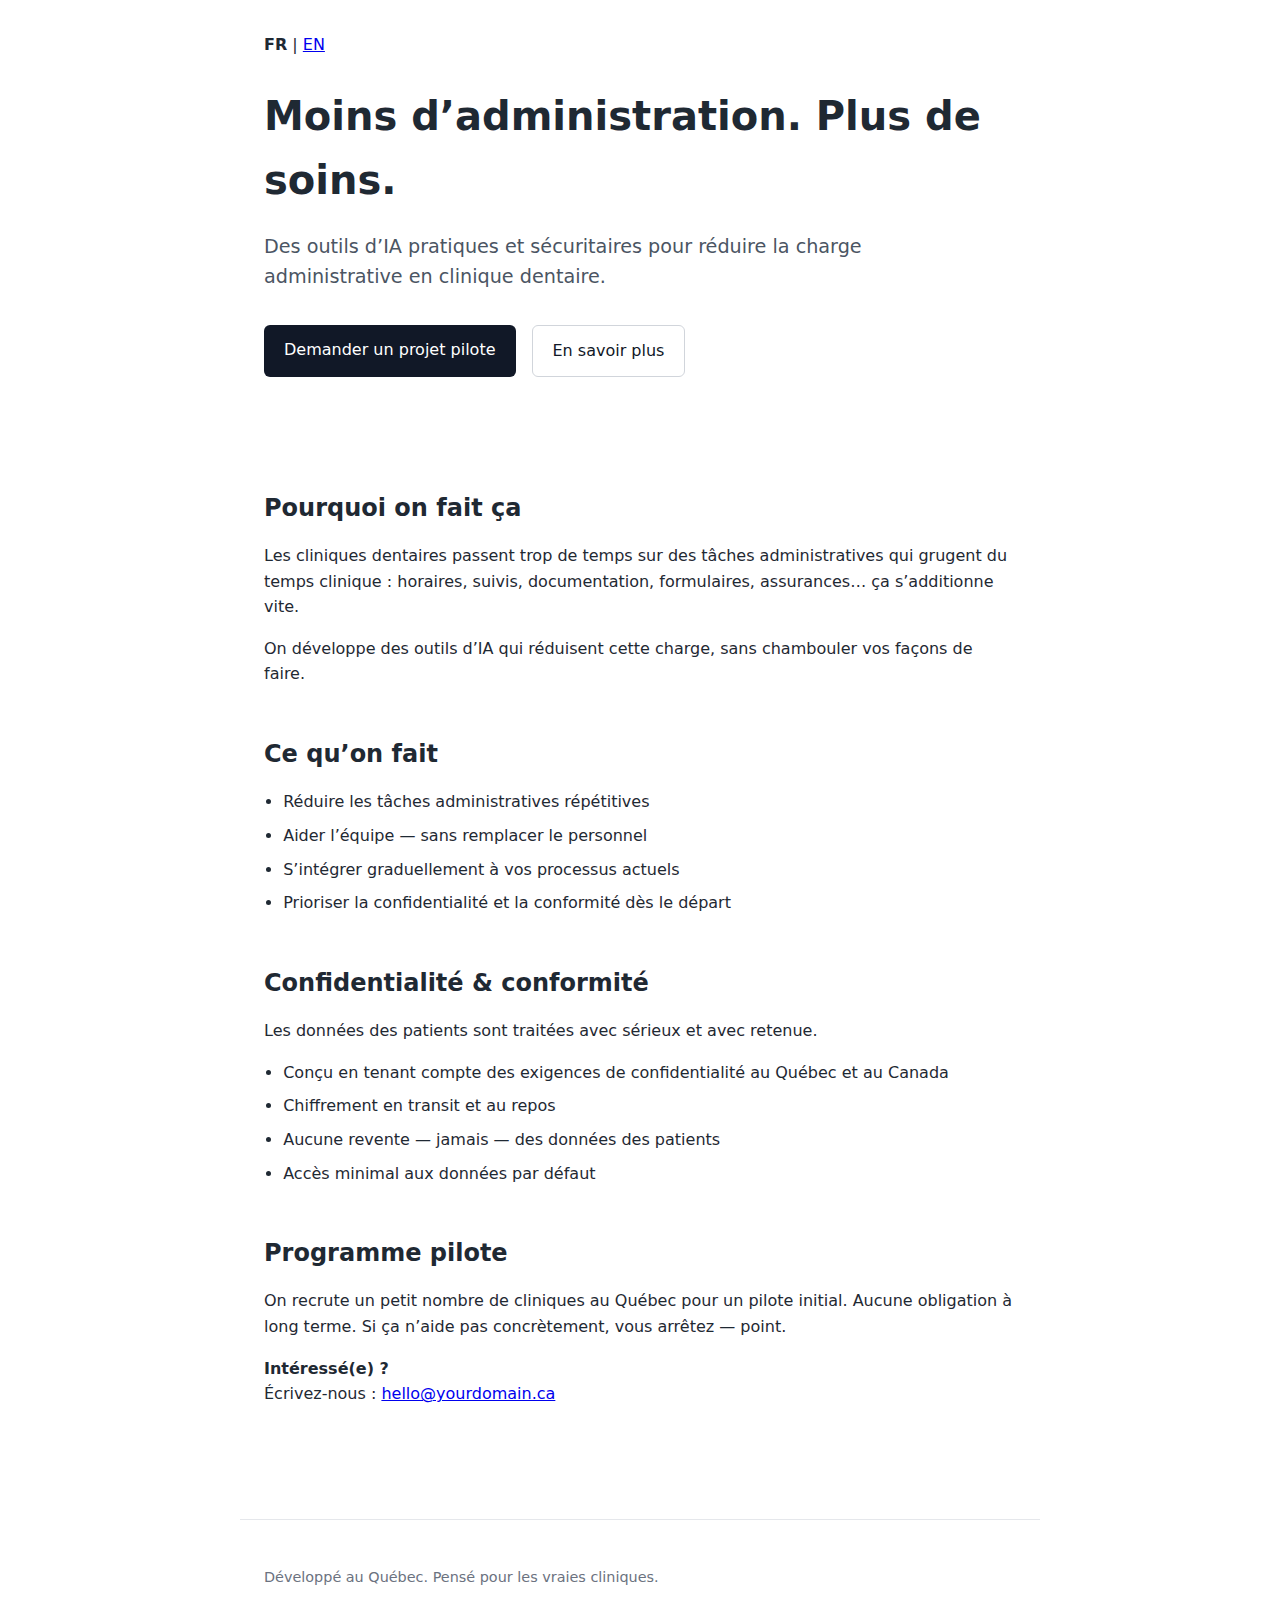
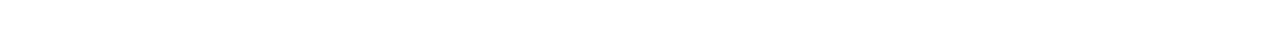
<file: index.html>
<!DOCTYPE html>
<html lang="fr">
<head>
  <meta charset="UTF-8" />
  <meta name="viewport" content="width=device-width, initial-scale=1.0" />
  <title>Dentaire IA – Moins d’administration. Plus de soins.</title>
  <meta name="description" content="Des outils d’IA pratiques et sécuritaires pour réduire la charge administrative des cliniques dentaires. Début au Québec." />
  <link rel="canonical" href="https://mstlaur1.github.io/dental-ai-site/" />
  <link rel="alternate" href="https://mstlaur1.github.io/dental-ai-site/" hreflang="fr-CA" />
  <link rel="alternate" href="https://mstlaur1.github.io/dental-ai-site/en.html" hreflang="en-CA" />
  <link rel="alternate" href="https://mstlaur1.github.io/dental-ai-site/" hreflang="x-default" />
  <link rel="stylesheet" href="styles.css" />
</head>

<body>
  <header class="container">
    <div class="lang-switch">
      <strong>FR</strong> | <a href="en.html">EN</a>
    </div>
    <h1>Moins d’administration. Plus de soins.</h1>
    <p class="subtitle">
      Des outils d’IA pratiques et sécuritaires pour réduire la charge administrative en clinique dentaire.
    </p>
    <div class="cta">
      <a href="#pilote" class="button primary">Demander un projet pilote</a>
      <a href="#apropos" class="button secondary">En savoir plus</a>
    </div>
  </header>

  <main class="container">
    <section id="apropos">
      <h2>Pourquoi on fait ça</h2>
      <p>
        Les cliniques dentaires passent trop de temps sur des tâches administratives qui grugent du temps clinique :
        horaires, suivis, documentation, formulaires, assurances… ça s’additionne vite.
      </p>
      <p>
        On développe des outils d’IA qui réduisent cette charge, sans chambouler vos façons de faire.
      </p>
    </section>

    <section>
      <h2>Ce qu’on fait</h2>
      <ul>
        <li>Réduire les tâches administratives répétitives</li>
        <li>Aider l’équipe — sans remplacer le personnel</li>
        <li>S’intégrer graduellement à vos processus actuels</li>
        <li>Prioriser la confidentialité et la conformité dès le départ</li>
      </ul>
    </section>

    <section>
      <h2>Confidentialité & conformité</h2>
      <p>
        Les données des patients sont traitées avec sérieux et avec retenue.
      </p>
      <ul>
        <li>Conçu en tenant compte des exigences de confidentialité au Québec et au Canada</li>
        <li>Chiffrement en transit et au repos</li>
        <li>Aucune revente — jamais — des données des patients</li>
        <li>Accès minimal aux données par défaut</li>
      </ul>
    </section>

    <section id="pilote">
      <h2>Programme pilote</h2>
      <p>
        On recrute un petit nombre de cliniques au Québec pour un pilote initial.
        Aucune obligation à long terme. Si ça n’aide pas concrètement, vous arrêtez — point.
      </p>

      <p>
        <strong>Intéressé(e) ?</strong><br />
        Écrivez-nous : <a href="mailto:hello@yourdomain.ca">hello@yourdomain.ca</a>
      </p>
    </section>
  </main>

  <footer class="container footer">
    <p>Développé au Québec. Pensé pour les vraies cliniques.</p>
  </footer>
</body>
</html>
</file>
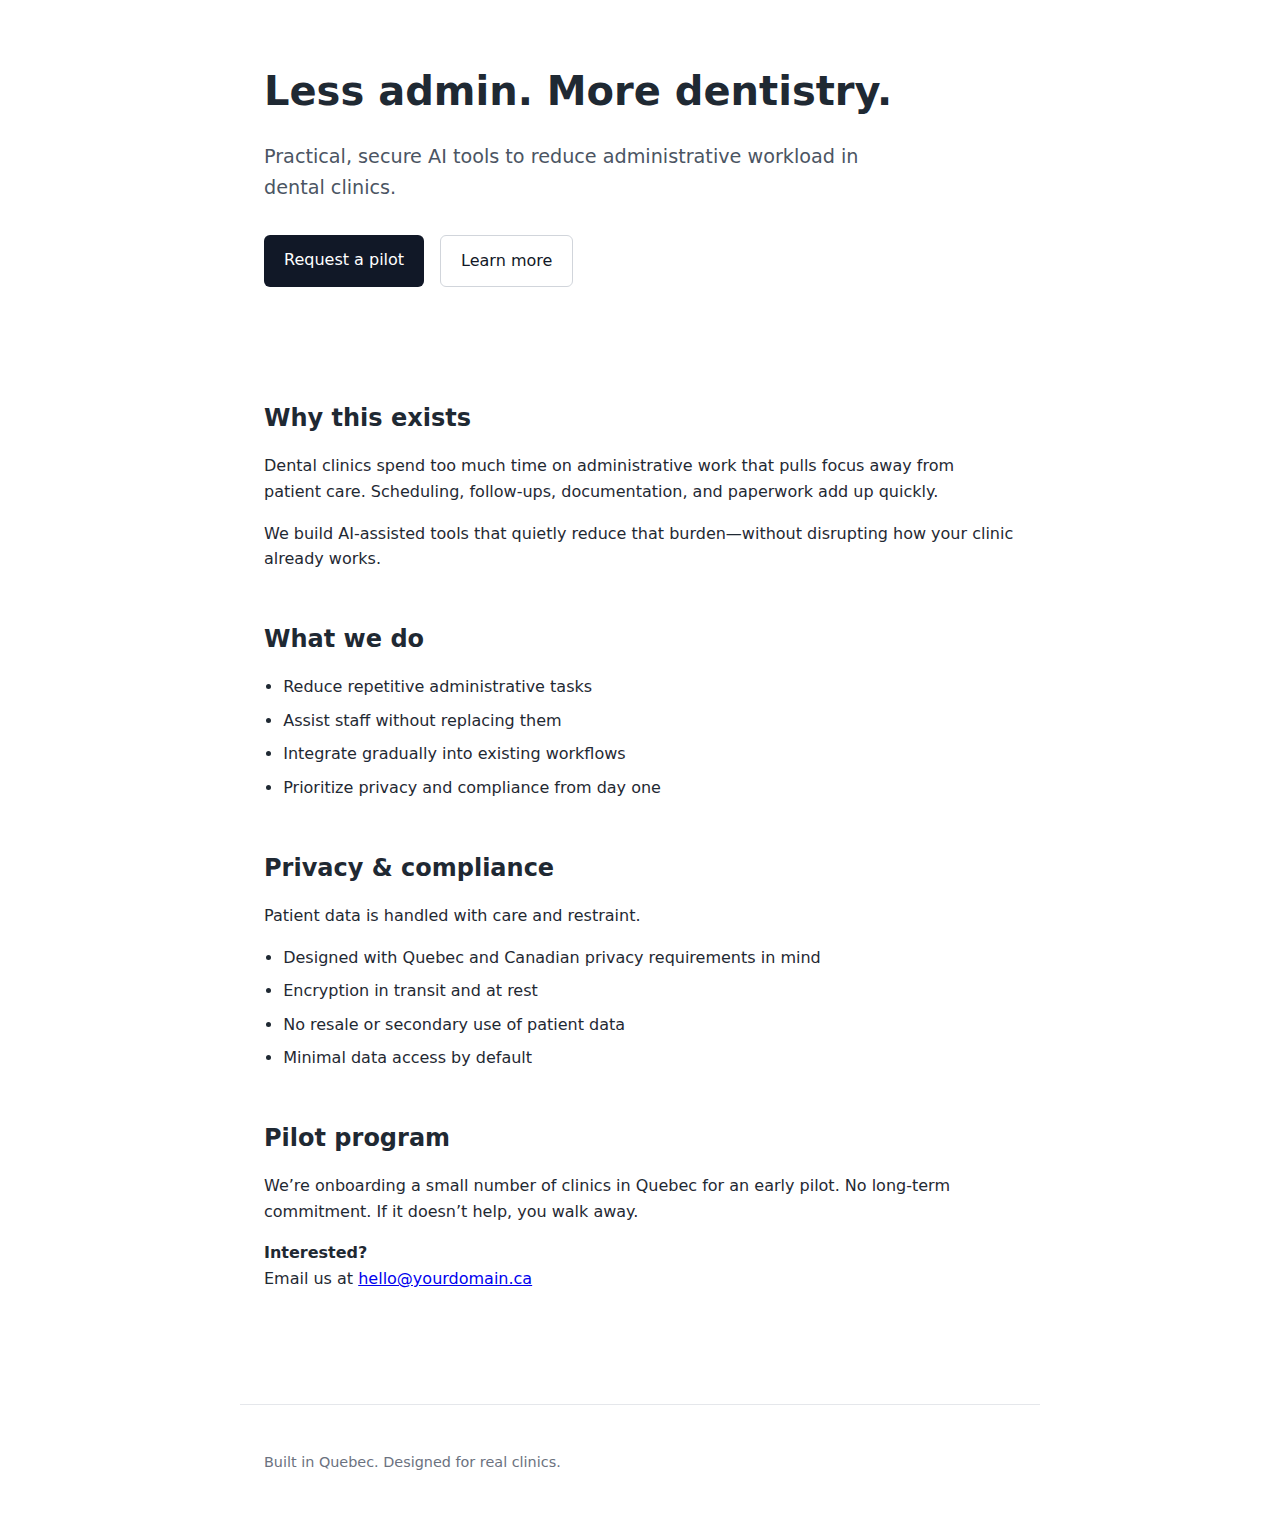
<file: en.html>
<!DOCTYPE html>
<html lang="en">
<head>
  <meta charset="UTF-8" />
  <meta name="viewport" content="width=device-width, initial-scale=1.0" />
  <title>Dental AI – Less Admin. More Dentistry.</title>
  <meta name="description" content="Practical AI tools to reduce administrative workload in dental clinics. Built in Quebec." />
  <link rel="stylesheet" href="styles.css" />
</head>

<body>
  <header class="container">
    <h1>Less admin. More dentistry.</h1>
    <p class="subtitle">
      Practical, secure AI tools to reduce administrative workload in dental clinics.
    </p>
    <div class="cta">
      <a href="#pilot" class="button primary">Request a pilot</a>
      <a href="#about" class="button secondary">Learn more</a>
    </div>
  </header>

  <main class="container">
    <section id="about">
      <h2>Why this exists</h2>
      <p>
        Dental clinics spend too much time on administrative work that pulls focus
        away from patient care. Scheduling, follow-ups, documentation, and paperwork
        add up quickly.
      </p>
      <p>
        We build AI-assisted tools that quietly reduce that burden—without disrupting
        how your clinic already works.
      </p>
    </section>

    <section>
      <h2>What we do</h2>
      <ul>
        <li>Reduce repetitive administrative tasks</li>
        <li>Assist staff without replacing them</li>
        <li>Integrate gradually into existing workflows</li>
        <li>Prioritize privacy and compliance from day one</li>
      </ul>
    </section>

    <section>
      <h2>Privacy & compliance</h2>
      <p>
        Patient data is handled with care and restraint.
      </p>
      <ul>
        <li>Designed with Quebec and Canadian privacy requirements in mind</li>
        <li>Encryption in transit and at rest</li>
        <li>No resale or secondary use of patient data</li>
        <li>Minimal data access by default</li>
      </ul>
    </section>

    <section id="pilot">
      <h2>Pilot program</h2>
      <p>
        We’re onboarding a small number of clinics in Quebec for an early pilot.
        No long-term commitment. If it doesn’t help, you walk away.
      </p>

      <p>
        <strong>Interested?</strong><br />
        Email us at
        <a href="mailto:hello@yourdomain.ca">hello@yourdomain.ca</a>
      </p>
    </section>
  </main>

  <footer class="container footer">
    <p>Built in Quebec. Designed for real clinics.</p>
  </footer>
</body>
</html>
</file>
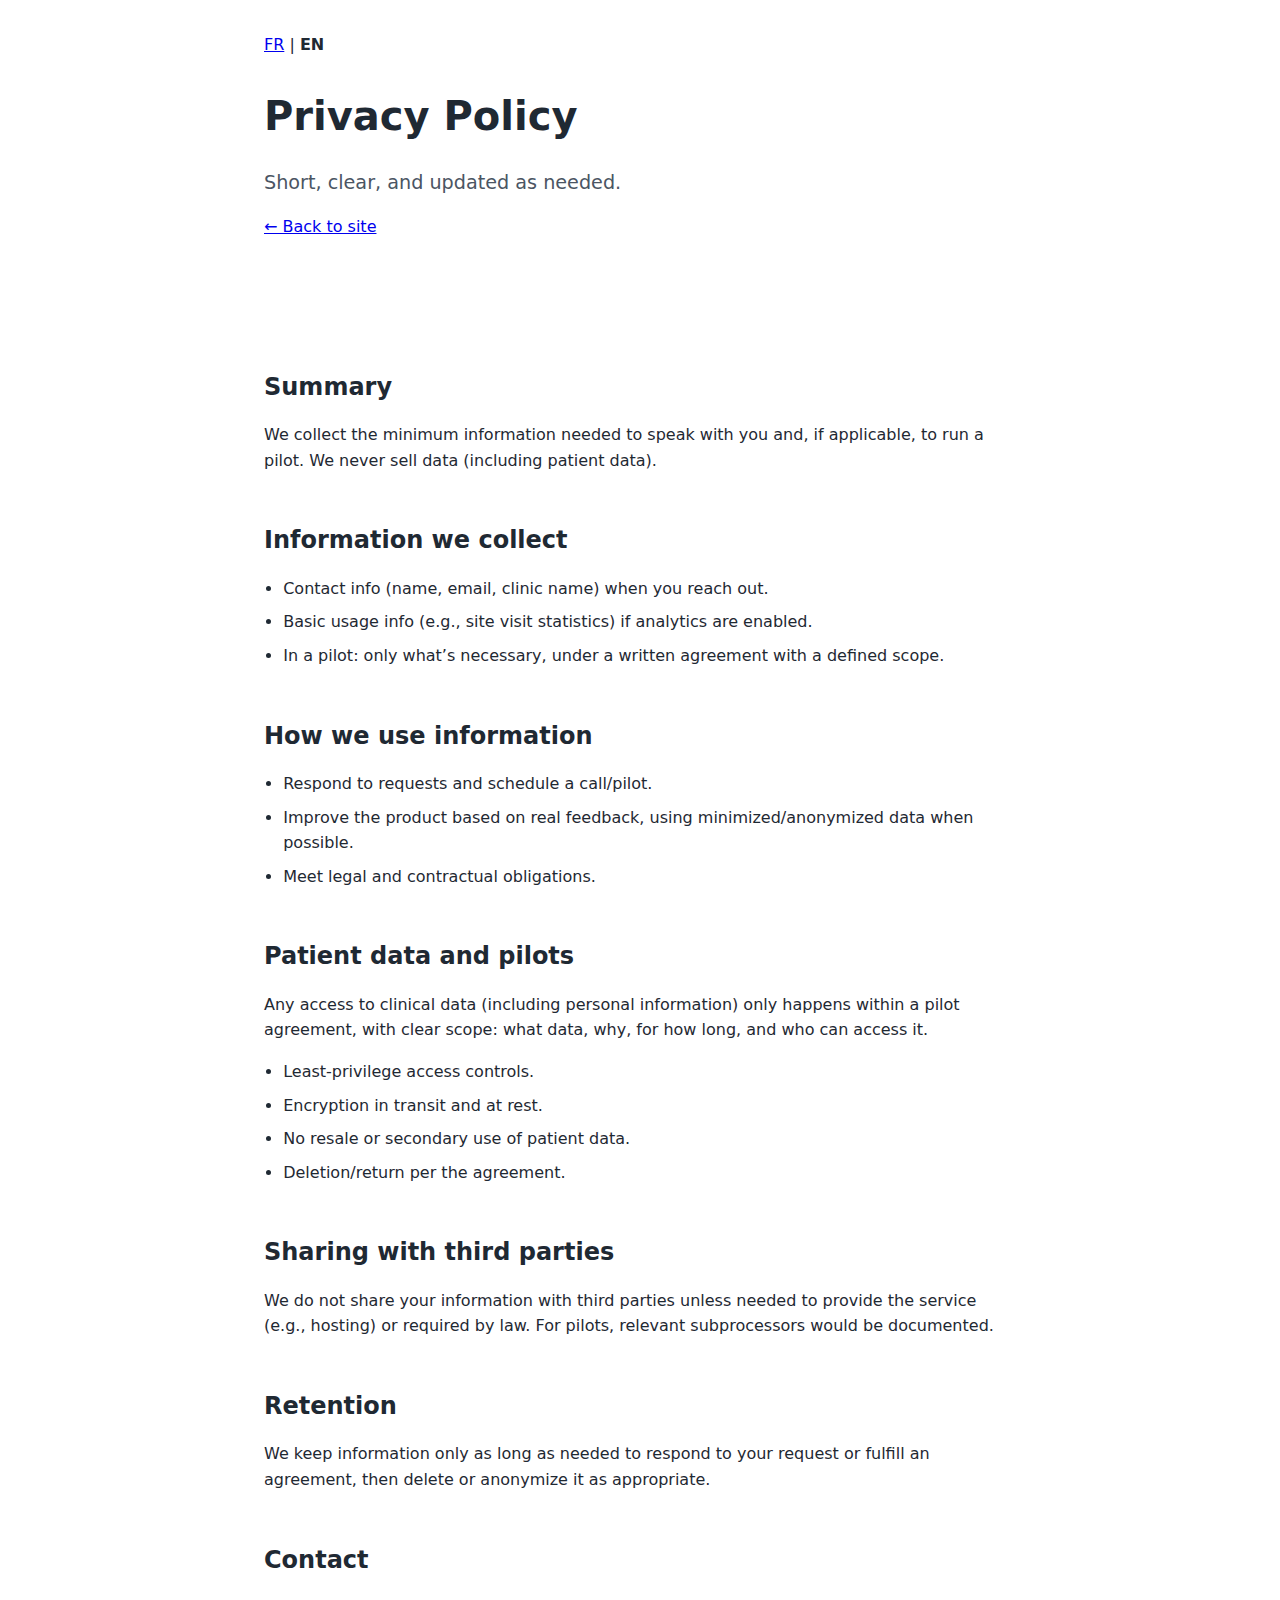
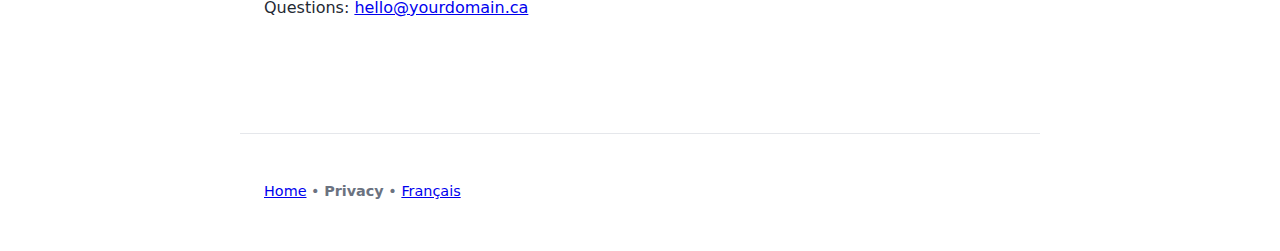
<file: privacy-en.html>
<!DOCTYPE html>
<html lang="en">
<head>
  <meta charset="UTF-8" />
  <meta name="viewport" content="width=device-width, initial-scale=1.0" />
  <title>Privacy Policy</title>
  <meta name="description" content="Privacy Policy – AI tools for dental clinics." />
  <link rel="stylesheet" href="styles.css" />
</head>

<body>
  <header class="container">
    <div class="lang-switch">
      <a href="privacy.html">FR</a> | <strong>EN</strong>
    </div>

    <h1>Privacy Policy</h1>
    <p class="subtitle">Short, clear, and updated as needed.</p>
    <p><a href="en.html">← Back to site</a></p>
  </header>

  <main class="container">
    <section>
      <h2>Summary</h2>
      <p>
        We collect the minimum information needed to speak with you and, if applicable, to run a pilot.
        We never sell data (including patient data).
      </p>
    </section>

    <section>
      <h2>Information we collect</h2>
      <ul>
        <li>Contact info (name, email, clinic name) when you reach out.</li>
        <li>Basic usage info (e.g., site visit statistics) if analytics are enabled.</li>
        <li>In a pilot: only what’s necessary, under a written agreement with a defined scope.</li>
      </ul>
    </section>

    <section>
      <h2>How we use information</h2>
      <ul>
        <li>Respond to requests and schedule a call/pilot.</li>
        <li>Improve the product based on real feedback, using minimized/anonymized data when possible.</li>
        <li>Meet legal and contractual obligations.</li>
      </ul>
    </section>

    <section>
      <h2>Patient data and pilots</h2>
      <p>
        Any access to clinical data (including personal information) only happens within a pilot agreement,
        with clear scope: what data, why, for how long, and who can access it.
      </p>
      <ul>
        <li>Least-privilege access controls.</li>
        <li>Encryption in transit and at rest.</li>
        <li>No resale or secondary use of patient data.</li>
        <li>Deletion/return per the agreement.</li>
      </ul>
    </section>

    <section>
      <h2>Sharing with third parties</h2>
      <p>
        We do not share your information with third parties unless needed to provide the service
        (e.g., hosting) or required by law. For pilots, relevant subprocessors would be documented.
      </p>
    </section>

    <section>
      <h2>Retention</h2>
      <p>
        We keep information only as long as needed to respond to your request or fulfill an agreement,
        then delete or anonymize it as appropriate.
      </p>
    </section>

    <section>
      <h2>Contact</h2>
      <p>
        Questions: <a href="mailto:hello@yourdomain.ca">hello@yourdomain.ca</a>
      </p>
    </section>
  </main>

  <footer class="container footer">
    <p><a href="en.html">Home</a> • <strong>Privacy</strong> • <a href="privacy.html">Français</a></p>
  </footer>
</body>
</html>
</file>
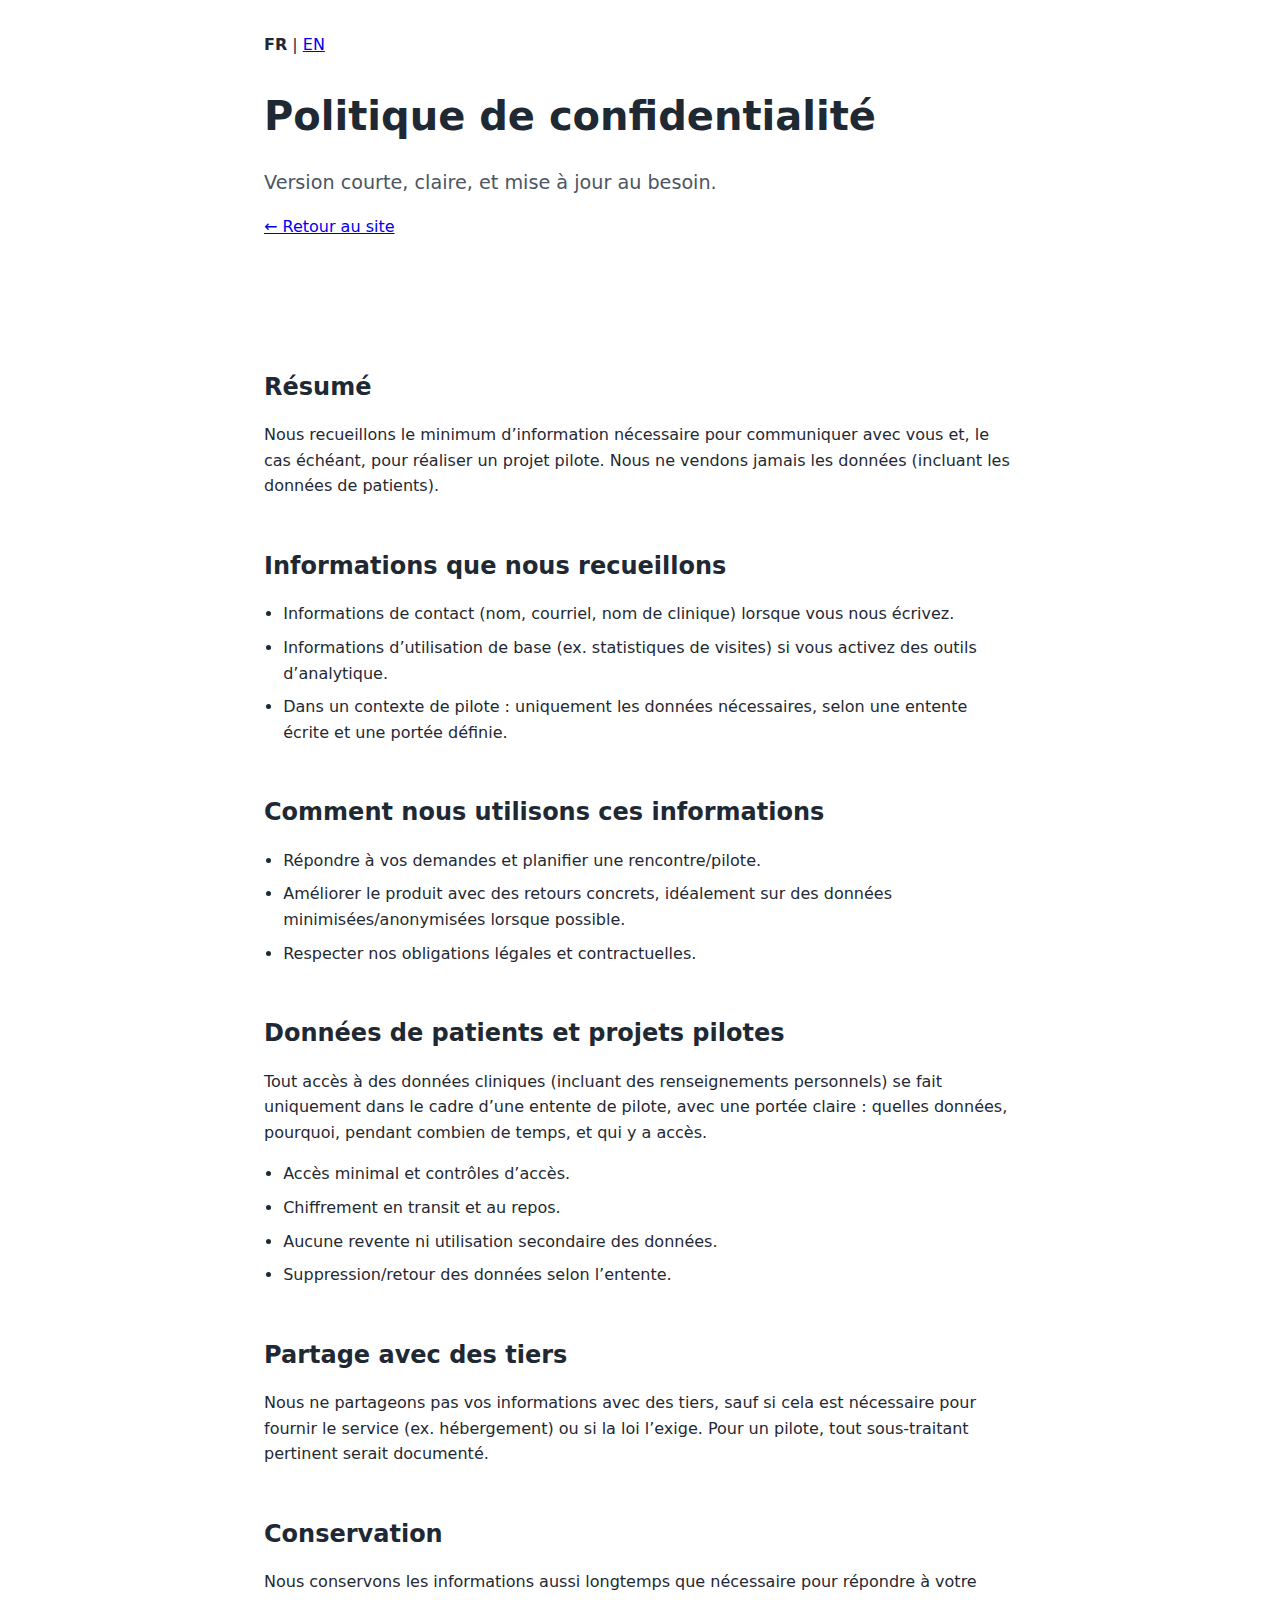
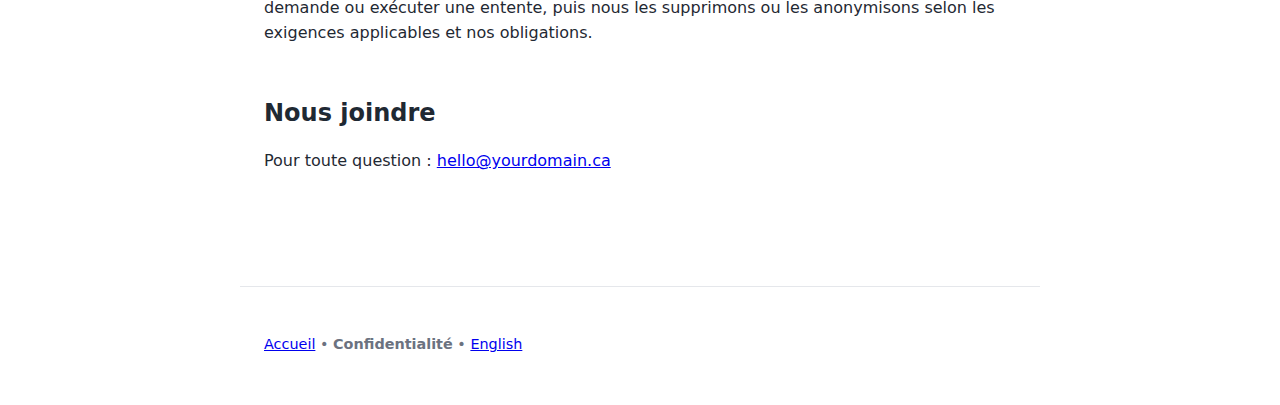
<file: privacy.html>
<!DOCTYPE html>
<html lang="fr">
<head>
  <meta charset="UTF-8" />
  <meta name="viewport" content="width=device-width, initial-scale=1.0" />
  <title>Politique de confidentialité</title>
  <meta name="description" content="Politique de confidentialité – Outils d’IA pour cliniques dentaires." />
  <link rel="stylesheet" href="styles.css" />
</head>

<body>
  <header class="container">
    <div class="lang-switch">
      <strong>FR</strong> | <a href="privacy-en.html">EN</a>
    </div>

    <h1>Politique de confidentialité</h1>
    <p class="subtitle">Version courte, claire, et mise à jour au besoin.</p>
    <p><a href="index.html">← Retour au site</a></p>
  </header>

  <main class="container">
    <section>
      <h2>Résumé</h2>
      <p>
        Nous recueillons le minimum d’information nécessaire pour communiquer avec vous et, le cas échéant,
        pour réaliser un projet pilote. Nous ne vendons jamais les données (incluant les données de patients).
      </p>
    </section>

    <section>
      <h2>Informations que nous recueillons</h2>
      <ul>
        <li>Informations de contact (nom, courriel, nom de clinique) lorsque vous nous écrivez.</li>
        <li>Informations d’utilisation de base (ex. statistiques de visites) si vous activez des outils d’analytique.</li>
        <li>Dans un contexte de pilote : uniquement les données nécessaires, selon une entente écrite et une portée définie.</li>
      </ul>
    </section>

    <section>
      <h2>Comment nous utilisons ces informations</h2>
      <ul>
        <li>Répondre à vos demandes et planifier une rencontre/pilote.</li>
        <li>Améliorer le produit avec des retours concrets, idéalement sur des données minimisées/anonymisées lorsque possible.</li>
        <li>Respecter nos obligations légales et contractuelles.</li>
      </ul>
    </section>

    <section>
      <h2>Données de patients et projets pilotes</h2>
      <p>
        Tout accès à des données cliniques (incluant des renseignements personnels) se fait uniquement dans le cadre d’une
        entente de pilote, avec une portée claire : quelles données, pourquoi, pendant combien de temps, et qui y a accès.
      </p>
      <ul>
        <li>Accès minimal et contrôles d’accès.</li>
        <li>Chiffrement en transit et au repos.</li>
        <li>Aucune revente ni utilisation secondaire des données.</li>
        <li>Suppression/retour des données selon l’entente.</li>
      </ul>
    </section>

    <section>
      <h2>Partage avec des tiers</h2>
      <p>
        Nous ne partageons pas vos informations avec des tiers, sauf si cela est nécessaire pour fournir le service
        (ex. hébergement) ou si la loi l’exige. Pour un pilote, tout sous-traitant pertinent serait documenté.
      </p>
    </section>

    <section>
      <h2>Conservation</h2>
      <p>
        Nous conservons les informations aussi longtemps que nécessaire pour répondre à votre demande ou exécuter une entente,
        puis nous les supprimons ou les anonymisons selon les exigences applicables et nos obligations.
      </p>
    </section>

    <section>
      <h2>Nous joindre</h2>
      <p>
        Pour toute question : <a href="mailto:hello@yourdomain.ca">hello@yourdomain.ca</a>
      </p>
    </section>
  </main>

  <footer class="container footer">
    <p><a href="index.html">Accueil</a> • <strong>Confidentialité</strong> • <a href="privacy-en.html">English</a></p>
  </footer>
</body>
</html>
</file>
<file: styles.css>
/* Reset / base */
* {
  box-sizing: border-box;
}

body {
  margin: 0;
  font-family: system-ui, -apple-system, BlinkMacSystemFont, "Segoe UI",
    Roboto, Helvetica, Arial, sans-serif;
  line-height: 1.6;
  color: #1f2933;
  background-color: #ffffff;
}

/* Layout */
.container {
  max-width: 800px;
  padding: 2rem 1.5rem;
  margin: 0 auto;
}

header {
  padding-top: 4rem;
  padding-bottom: 3rem;
}

/* Typography */
h1 {
  font-size: 2.5rem;
  margin-bottom: 1rem;
}

h2 {
  margin-top: 3rem;
  margin-bottom: 1rem;
  font-size: 1.5rem;
}

p {
  margin-bottom: 1rem;
}

.subtitle {
  font-size: 1.2rem;
  color: #4b5563;
  max-width: 600px;
}

/* Lists */
ul {
  padding-left: 1.2rem;
}

li {
  margin-bottom: 0.5rem;
}

/* Buttons */
.cta {
  margin-top: 2rem;
  display: flex;
  gap: 1rem;
  flex-wrap: wrap;
}

.button {
  display: inline-block;
  padding: 0.75rem 1.25rem;
  text-decoration: none;
  border-radius: 6px;
  font-weight: 500;
}

.button.primary {
  background-color: #111827;
  color: #ffffff;
}

.button.primary:hover {
  background-color: #000000;
}

.button.secondary {
  border: 1px solid #d1d5db;
  color: #111827;
}

.button.secondary:hover {
  background-color: #f3f4f6;
}

/* Footer */
.footer {
  border-top: 1px solid #e5e7eb;
  margin-top: 4rem;
  padding-top: 2rem;
  color: #6b7280;
  font-size: 0.9rem;
}
</file>
